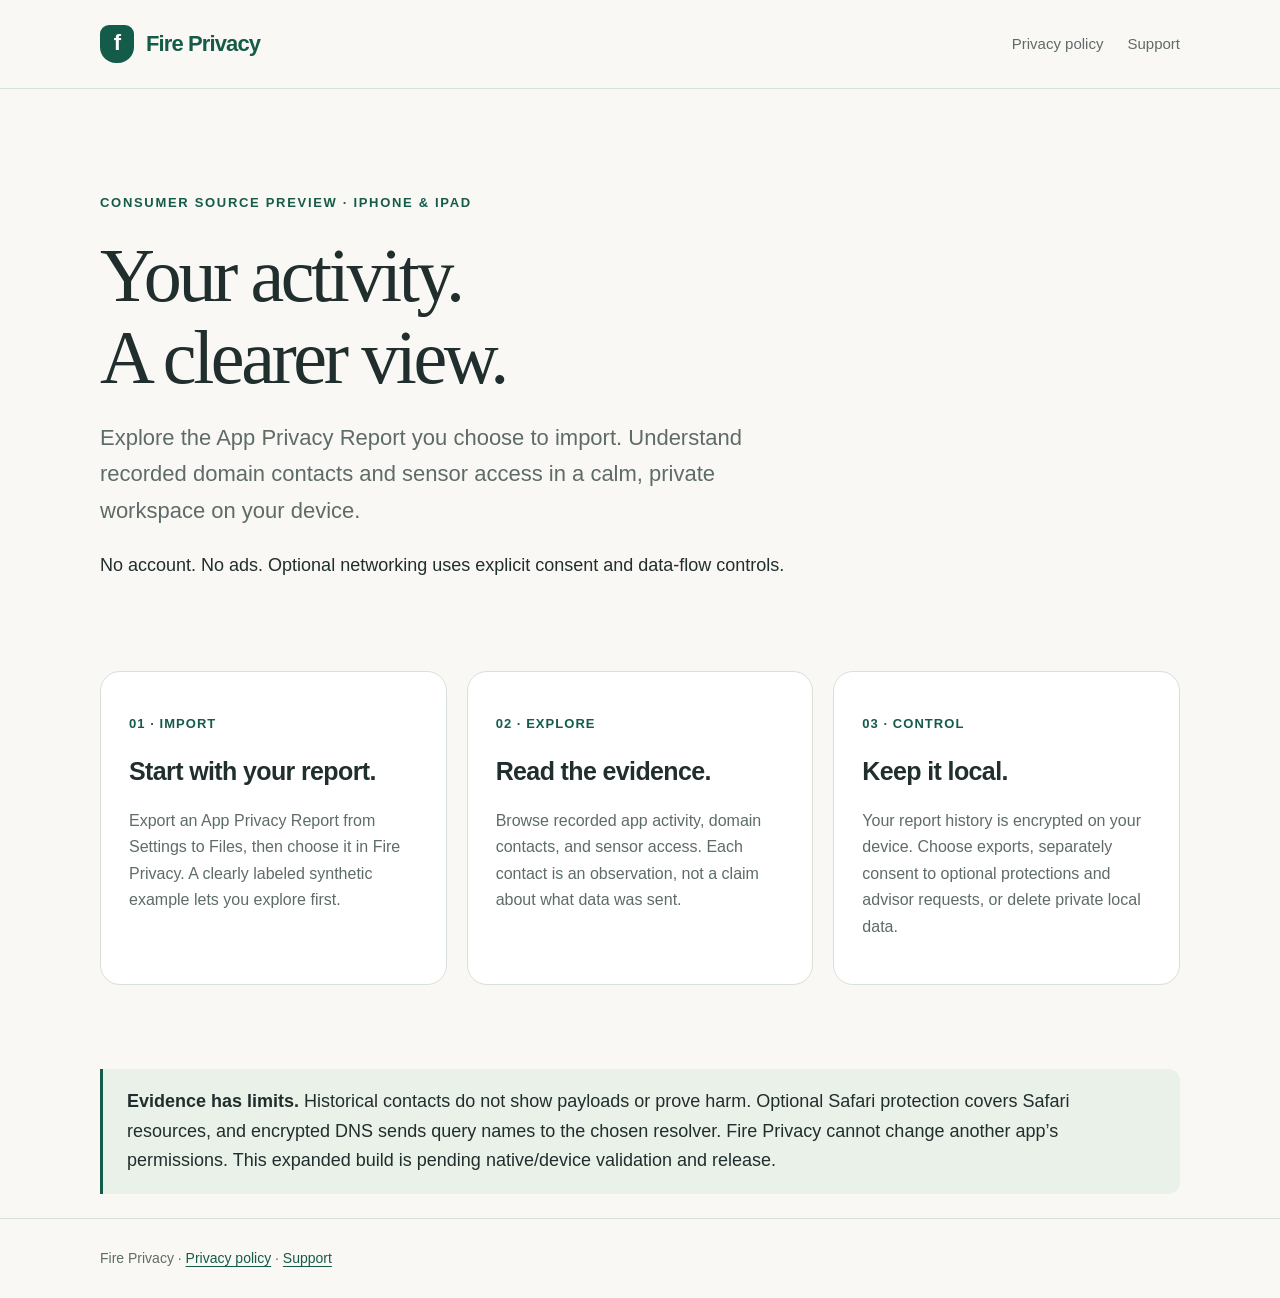
<file: index.html>
<!doctype html>
<html lang="en">
<head>
  <meta charset="utf-8">
  <meta name="viewport" content="width=device-width, initial-scale=1">
  <meta name="description" content="Fire Privacy organizes the App Privacy Report you choose to import, on your device.">
  <title>Fire Privacy — your report, easier to understand</title>
  <link rel="stylesheet" href="styles.css">
</head>
<body>
  <a class="skip" href="#main">Skip to content</a>
  <header><nav class="shell" aria-label="Main navigation">
    <a class="brand" href="index.html"><span class="mark" aria-hidden="true">f</span>Fire Privacy</a>
    <div class="links"><a href="privacy.html">Privacy policy</a><a href="support.html">Support</a></div>
  </nav></header>
  <main class="shell" id="main">
    <section class="hero" aria-labelledby="title">
      <p class="eyebrow">Consumer source preview · iPhone &amp; iPad</p>
      <h1 id="title">Your activity.<br>A clearer view.</h1>
      <p class="lede">Explore the App Privacy Report you choose to import. Understand recorded domain contacts and sensor access in a calm, private workspace on your device.</p>
      <p>No account. No ads. Optional networking uses explicit consent and data-flow controls.</p>
    </section>
    <section class="grid" aria-label="How Fire Privacy works">
      <article class="card"><p class="number">01 · IMPORT</p><h2>Start with your report.</h2><p>Export an App Privacy Report from Settings to Files, then choose it in Fire Privacy. A clearly labeled synthetic example lets you explore first.</p></article>
      <article class="card"><p class="number">02 · EXPLORE</p><h2>Read the evidence.</h2><p>Browse recorded app activity, domain contacts, and sensor access. Each contact is an observation, not a claim about what data was sent.</p></article>
      <article class="card"><p class="number">03 · CONTROL</p><h2>Keep it local.</h2><p>Your report history is encrypted on your device. Choose exports, separately consent to optional protections and advisor requests, or delete private local data.</p></article>
    </section>
    <aside class="note"><strong>Evidence has limits.</strong> Historical contacts do not show payloads or prove harm. Optional Safari protection covers Safari resources, and encrypted DNS sends query names to the chosen resolver. Fire Privacy cannot change another app’s permissions. This expanded build is pending native/device validation and release.</aside>
  </main>
  <footer><div class="shell">Fire Privacy · <a href="privacy.html">Privacy policy</a> · <a href="support.html">Support</a></div></footer>
</body>
</html>
</file>
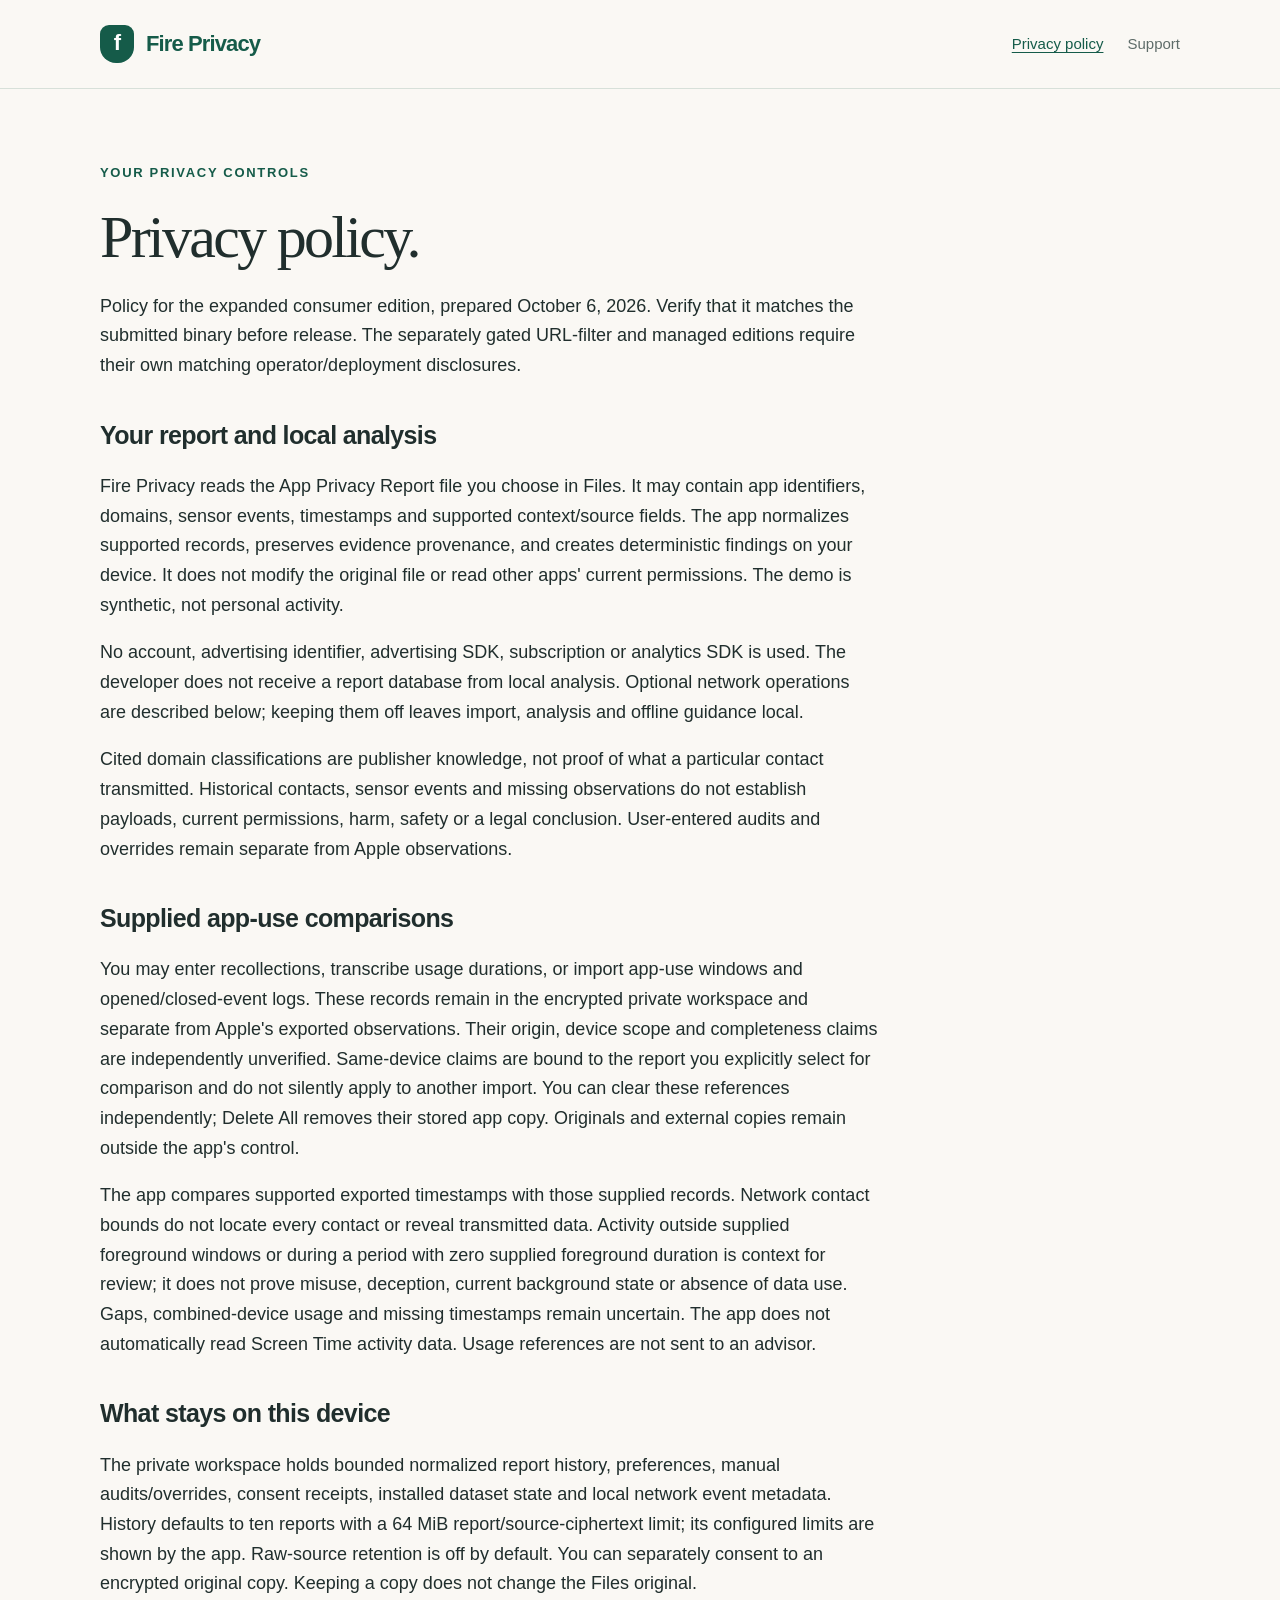
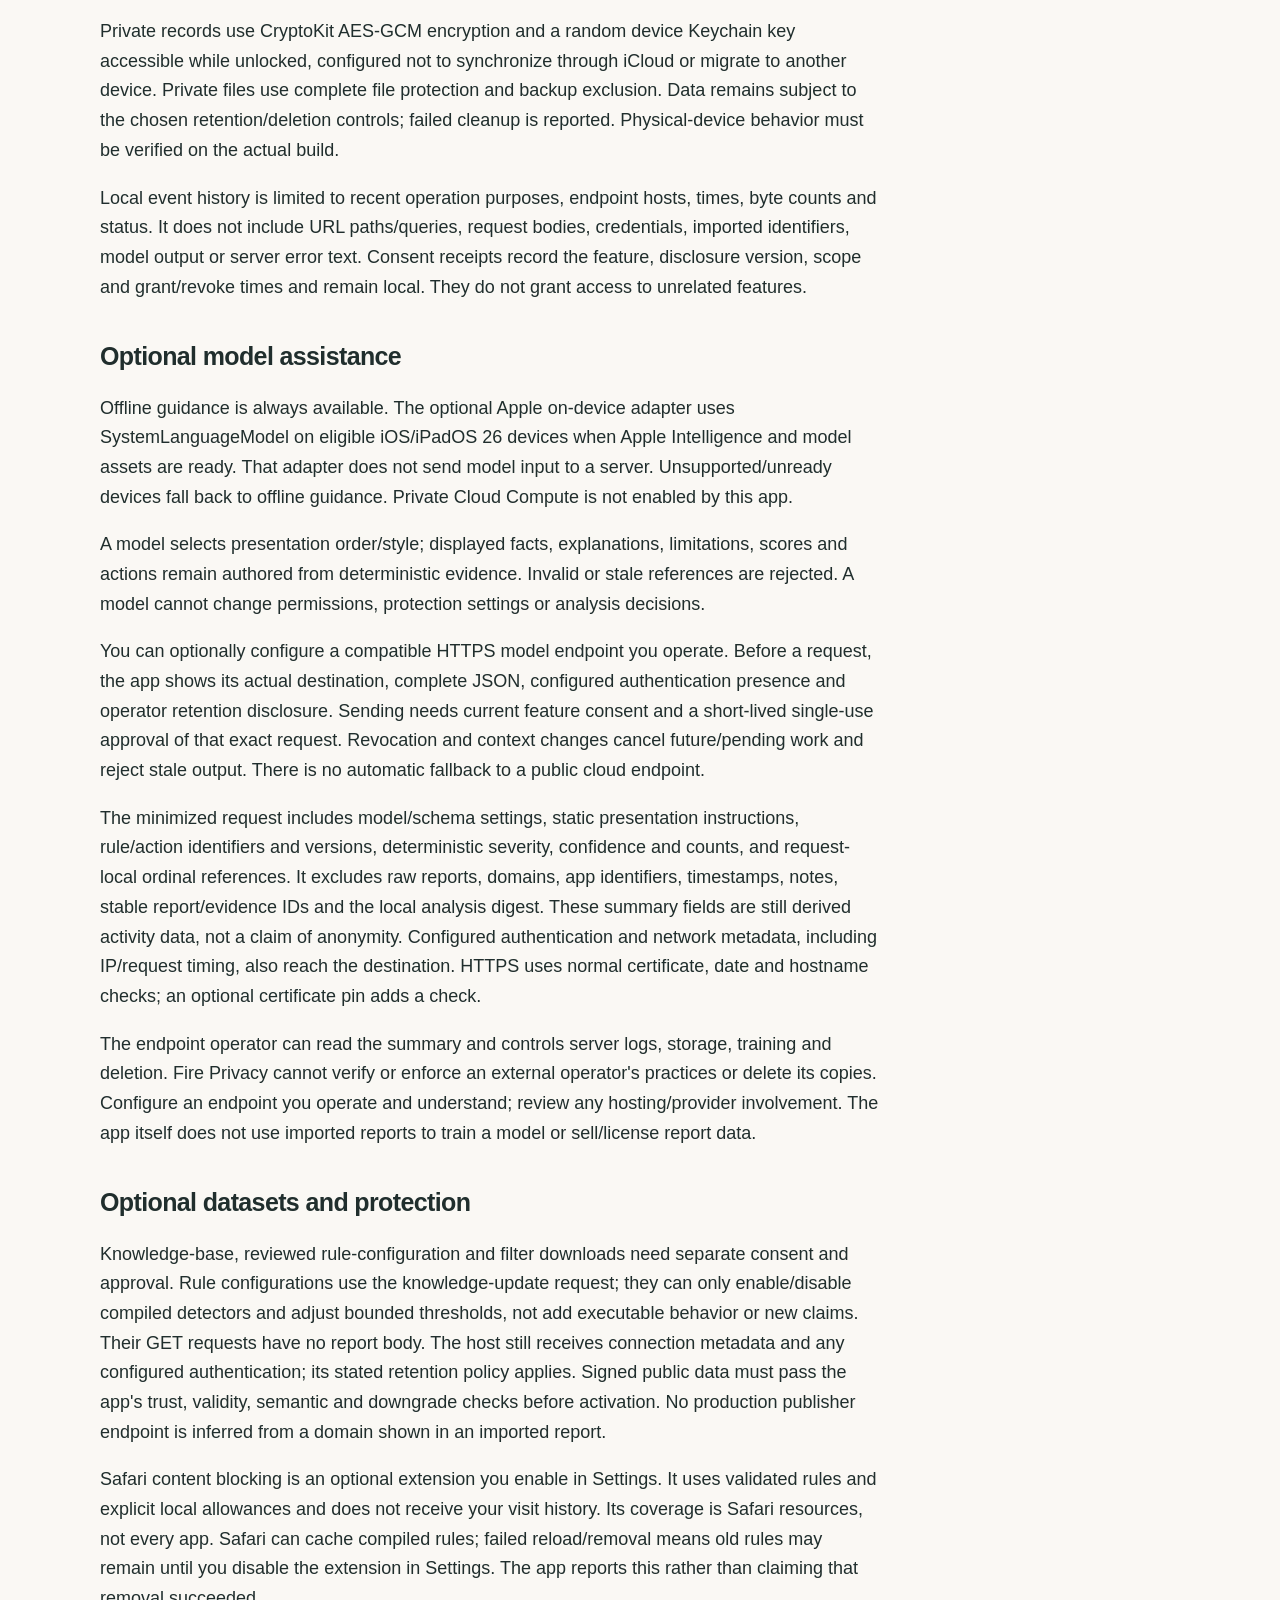
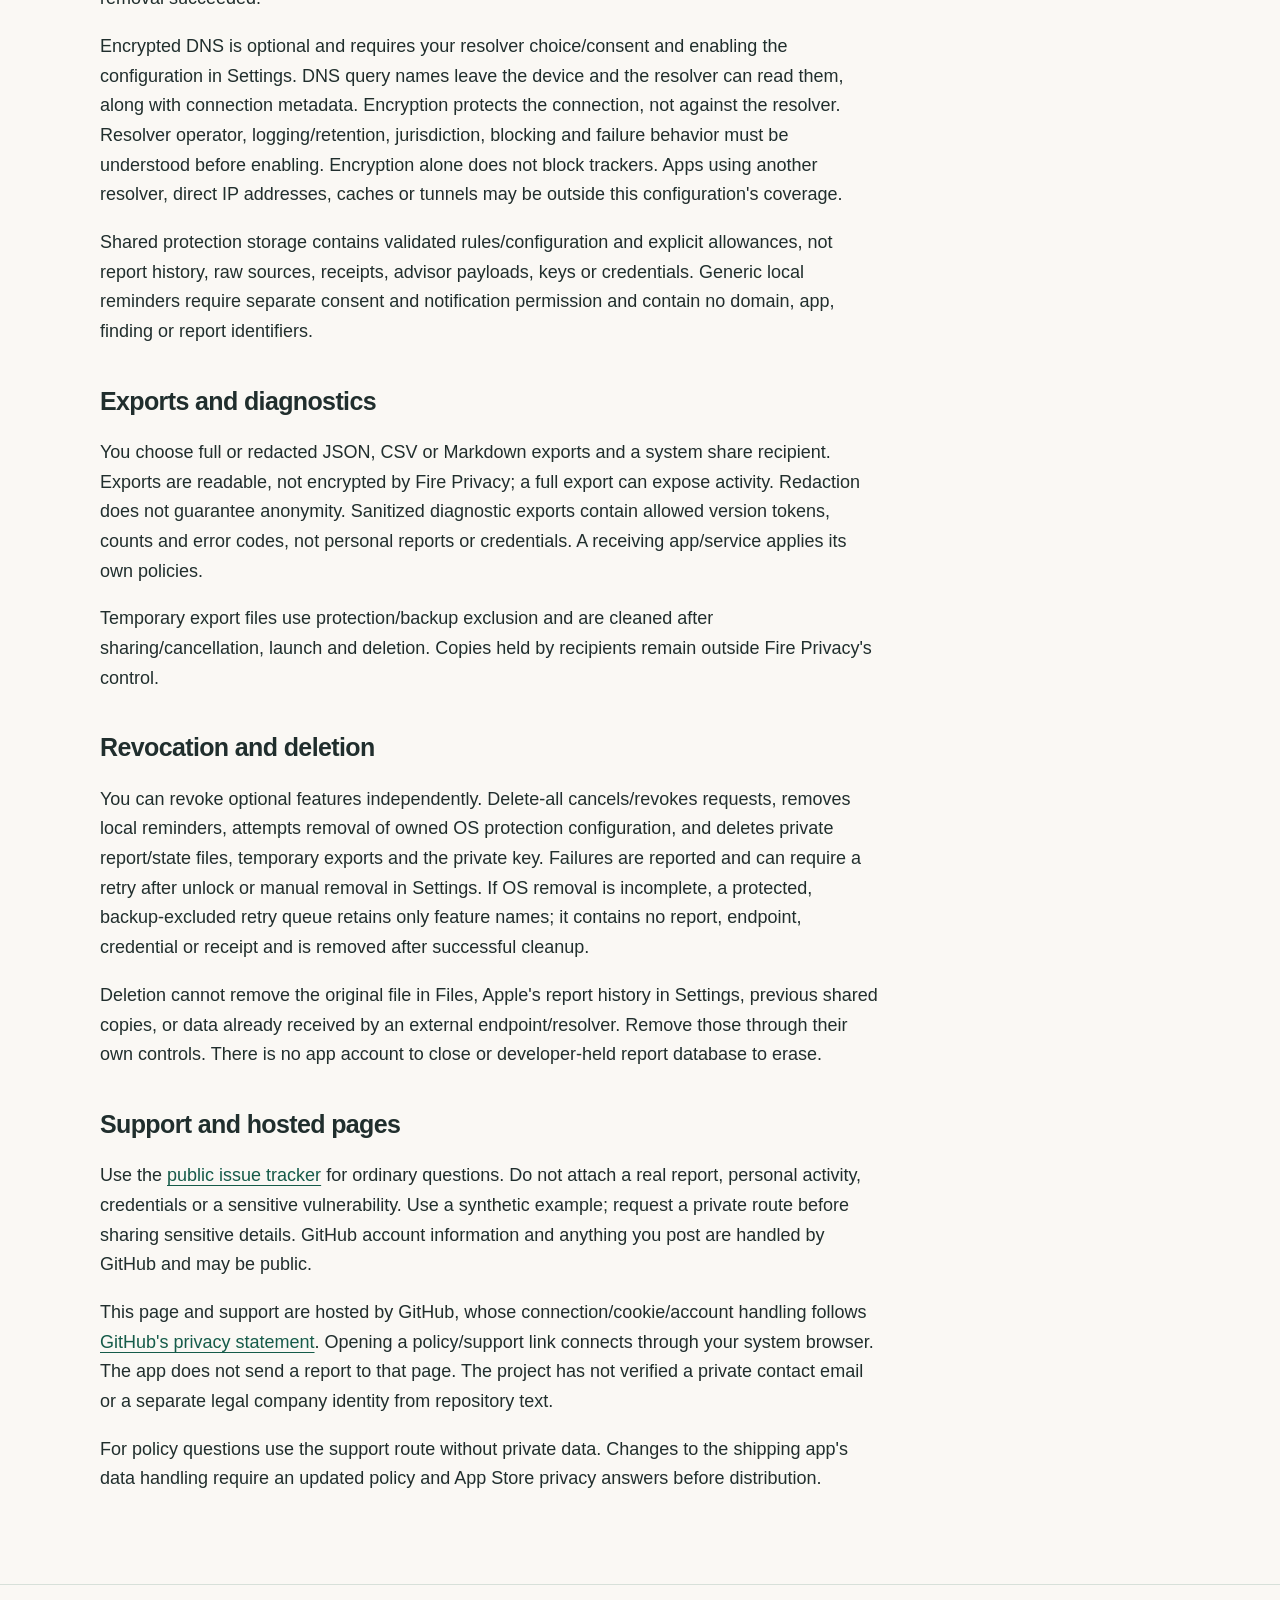
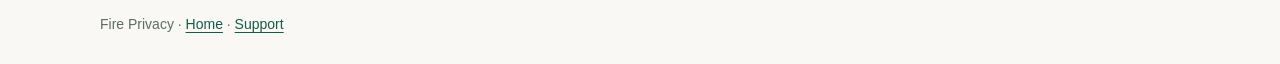
<file: privacy.html>
<!doctype html>
<html lang="en">
<head>
  <meta charset="utf-8">
  <meta name="viewport" content="width=device-width, initial-scale=1">
  <meta name="description" content="How Fire Privacy handles local reports, optional model and DNS traffic, sharing, and deletion.">
  <title>Privacy policy — Fire Privacy</title>
  <link rel="stylesheet" href="styles.css">
</head>
<body>
  <a class="skip" href="#main">Skip to content</a>
  <header><nav class="shell" aria-label="Main navigation">
    <a class="brand" href="index.html"><span class="mark" aria-hidden="true">f</span>Fire Privacy</a>
    <div class="links"><a href="privacy.html" aria-current="page">Privacy policy</a><a href="support.html">Support</a></div>
  </nav></header>
  <main class="shell" id="main"><article class="document">
    <p class="eyebrow">Your privacy controls</p>
    <h1>Privacy policy.</h1>
    <p>Policy for the expanded consumer edition, prepared October 6, 2026. Verify that it matches the submitted binary before release. The separately gated URL-filter and managed editions require their own matching operator/deployment disclosures.</p>
    <h2>Your report and local analysis</h2>
    <p>Fire Privacy reads the App Privacy Report file you choose in Files. It may contain app identifiers, domains, sensor events, timestamps and supported context/source fields. The app normalizes supported records, preserves evidence provenance, and creates deterministic findings on your device. It does not modify the original file or read other apps&#x27; current permissions. The demo is synthetic, not personal activity.</p>
    <p>No account, advertising identifier, advertising SDK, subscription or analytics SDK is used. The developer does not receive a report database from local analysis. Optional network operations are described below; keeping them off leaves import, analysis and offline guidance local.</p>
    <p>Cited domain classifications are publisher knowledge, not proof of what a particular contact transmitted. Historical contacts, sensor events and missing observations do not establish payloads, current permissions, harm, safety or a legal conclusion. User-entered audits and overrides remain separate from Apple observations.</p>
    <h2>Supplied app-use comparisons</h2>
    <p>You may enter recollections, transcribe usage durations, or import app-use windows and opened/closed-event logs. These records remain in the encrypted private workspace and separate from Apple&#x27;s exported observations. Their origin, device scope and completeness claims are independently unverified. Same-device claims are bound to the report you explicitly select for comparison and do not silently apply to another import. You can clear these references independently; Delete All removes their stored app copy. Originals and external copies remain outside the app&#x27;s control.</p>
    <p>The app compares supported exported timestamps with those supplied records. Network contact bounds do not locate every contact or reveal transmitted data. Activity outside supplied foreground windows or during a period with zero supplied foreground duration is context for review; it does not prove misuse, deception, current background state or absence of data use. Gaps, combined-device usage and missing timestamps remain uncertain. The app does not automatically read Screen Time activity data. Usage references are not sent to an advisor.</p>
    <h2>What stays on this device</h2>
    <p>The private workspace holds bounded normalized report history, preferences, manual audits/overrides, consent receipts, installed dataset state and local network event metadata. History defaults to ten reports with a 64 MiB report/source-ciphertext limit; its configured limits are shown by the app. Raw-source retention is off by default. You can separately consent to an encrypted original copy. Keeping a copy does not change the Files original.</p>
    <p>Private records use CryptoKit AES-GCM encryption and a random device Keychain key accessible while unlocked, configured not to synchronize through iCloud or migrate to another device. Private files use complete file protection and backup exclusion. Data remains subject to the chosen retention/deletion controls; failed cleanup is reported. Physical-device behavior must be verified on the actual build.</p>
    <p>Local event history is limited to recent operation purposes, endpoint hosts, times, byte counts and status. It does not include URL paths/queries, request bodies, credentials, imported identifiers, model output or server error text. Consent receipts record the feature, disclosure version, scope and grant/revoke times and remain local. They do not grant access to unrelated features.</p>
    <h2>Optional model assistance</h2>
    <p>Offline guidance is always available. The optional Apple on-device adapter uses SystemLanguageModel on eligible iOS/iPadOS 26 devices when Apple Intelligence and model assets are ready. That adapter does not send model input to a server. Unsupported/unready devices fall back to offline guidance. Private Cloud Compute is not enabled by this app.</p>
    <p>A model selects presentation order/style; displayed facts, explanations, limitations, scores and actions remain authored from deterministic evidence. Invalid or stale references are rejected. A model cannot change permissions, protection settings or analysis decisions.</p>
    <p>You can optionally configure a compatible HTTPS model endpoint you operate. Before a request, the app shows its actual destination, complete JSON, configured authentication presence and operator retention disclosure. Sending needs current feature consent and a short-lived single-use approval of that exact request. Revocation and context changes cancel future/pending work and reject stale output. There is no automatic fallback to a public cloud endpoint.</p>
    <p>The minimized request includes model/schema settings, static presentation instructions, rule/action identifiers and versions, deterministic severity, confidence and counts, and request-local ordinal references. It excludes raw reports, domains, app identifiers, timestamps, notes, stable report/evidence IDs and the local analysis digest. These summary fields are still derived activity data, not a claim of anonymity. Configured authentication and network metadata, including IP/request timing, also reach the destination. HTTPS uses normal certificate, date and hostname checks; an optional certificate pin adds a check.</p>
    <p>The endpoint operator can read the summary and controls server logs, storage, training and deletion. Fire Privacy cannot verify or enforce an external operator&#x27;s practices or delete its copies. Configure an endpoint you operate and understand; review any hosting/provider involvement. The app itself does not use imported reports to train a model or sell/license report data.</p>
    <h2>Optional datasets and protection</h2>
    <p>Knowledge-base, reviewed rule-configuration and filter downloads need separate consent and approval. Rule configurations use the knowledge-update request; they can only enable/disable compiled detectors and adjust bounded thresholds, not add executable behavior or new claims. Their GET requests have no report body. The host still receives connection metadata and any configured authentication; its stated retention policy applies. Signed public data must pass the app&#x27;s trust, validity, semantic and downgrade checks before activation. No production publisher endpoint is inferred from a domain shown in an imported report.</p>
    <p>Safari content blocking is an optional extension you enable in Settings. It uses validated rules and explicit local allowances and does not receive your visit history. Its coverage is Safari resources, not every app. Safari can cache compiled rules; failed reload/removal means old rules may remain until you disable the extension in Settings. The app reports this rather than claiming that removal succeeded.</p>
    <p>Encrypted DNS is optional and requires your resolver choice/consent and enabling the configuration in Settings. DNS query names leave the device and the resolver can read them, along with connection metadata. Encryption protects the connection, not against the resolver. Resolver operator, logging/retention, jurisdiction, blocking and failure behavior must be understood before enabling. Encryption alone does not block trackers. Apps using another resolver, direct IP addresses, caches or tunnels may be outside this configuration&#x27;s coverage.</p>
    <p>Shared protection storage contains validated rules/configuration and explicit allowances, not report history, raw sources, receipts, advisor payloads, keys or credentials. Generic local reminders require separate consent and notification permission and contain no domain, app, finding or report identifiers.</p>
    <h2>Exports and diagnostics</h2>
    <p>You choose full or redacted JSON, CSV or Markdown exports and a system share recipient. Exports are readable, not encrypted by Fire Privacy; a full export can expose activity. Redaction does not guarantee anonymity. Sanitized diagnostic exports contain allowed version tokens, counts and error codes, not personal reports or credentials. A receiving app/service applies its own policies.</p>
    <p>Temporary export files use protection/backup exclusion and are cleaned after sharing/cancellation, launch and deletion. Copies held by recipients remain outside Fire Privacy&#x27;s control.</p>
    <h2>Revocation and deletion</h2>
    <p>You can revoke optional features independently. Delete-all cancels/revokes requests, removes local reminders, attempts removal of owned OS protection configuration, and deletes private report/state files, temporary exports and the private key. Failures are reported and can require a retry after unlock or manual removal in Settings. If OS removal is incomplete, a protected, backup-excluded retry queue retains only feature names; it contains no report, endpoint, credential or receipt and is removed after successful cleanup.</p>
    <p>Deletion cannot remove the original file in Files, Apple&#x27;s report history in Settings, previous shared copies, or data already received by an external endpoint/resolver. Remove those through their own controls. There is no app account to close or developer-held report database to erase.</p>
    <h2>Support and hosted pages</h2>
    <p>Use the <a href="https://github.com/Ununp3ntium115/FirePrivacy/issues">public issue tracker</a> for ordinary questions. Do not attach a real report, personal activity, credentials or a sensitive vulnerability. Use a synthetic example; request a private route before sharing sensitive details. GitHub account information and anything you post are handled by GitHub and may be public.</p>
    <p>This page and support are hosted by GitHub, whose connection/cookie/account handling follows <a href="https://docs.github.com/en/site-policy/privacy-policies/github-general-privacy-statement">GitHub&#x27;s privacy statement</a>. Opening a policy/support link connects through your system browser. The app does not send a report to that page. The project has not verified a private contact email or a separate legal company identity from repository text.</p>
    <p>For policy questions use the support route without private data. Changes to the shipping app&#x27;s data handling require an updated policy and App Store privacy answers before distribution.</p>
  </article></main>
  <footer><div class="shell">Fire Privacy · <a href="index.html">Home</a> · <a href="support.html">Support</a></div></footer>
</body>
</html>
</file>
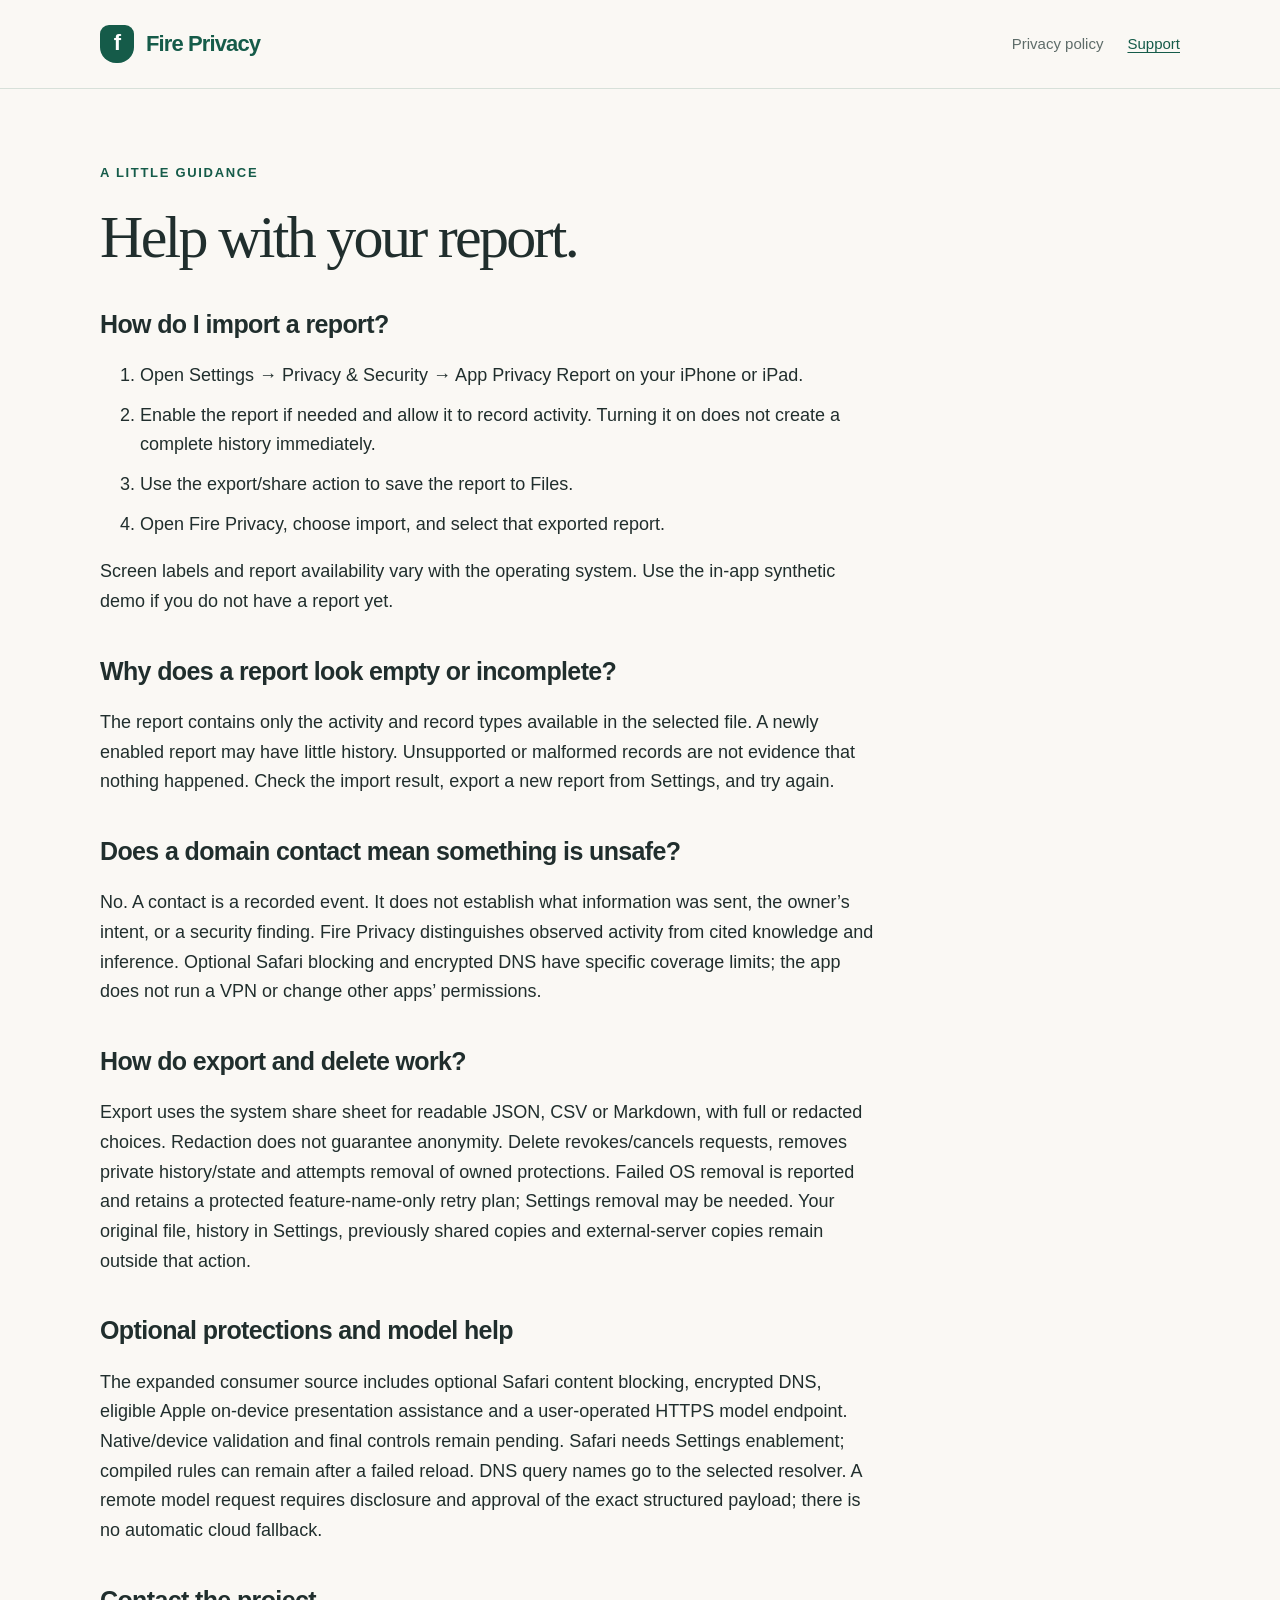
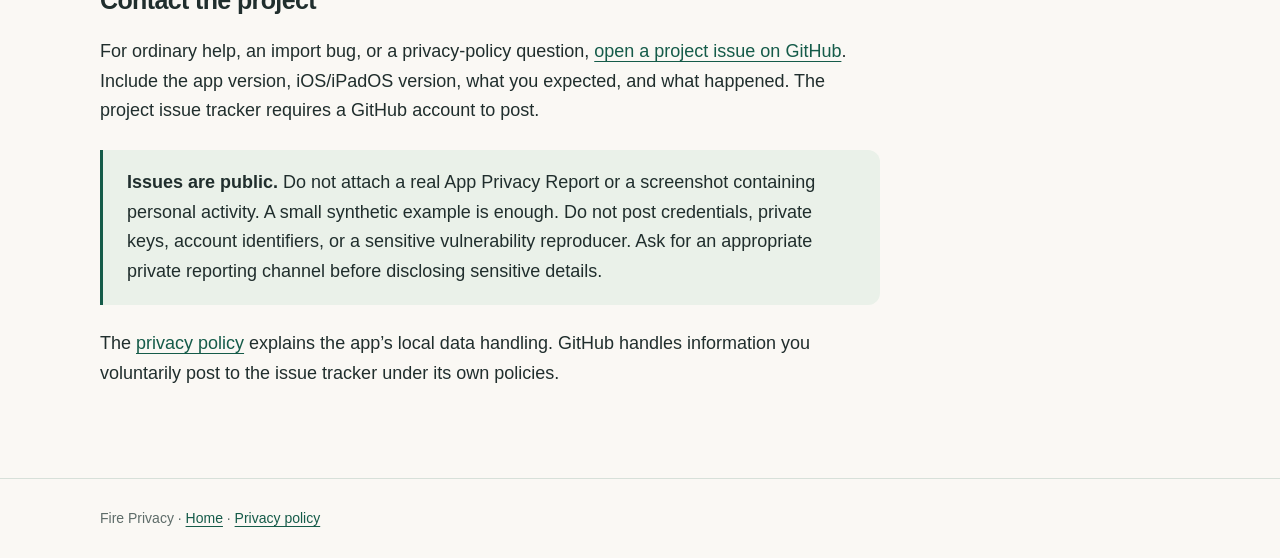
<file: support.html>
<!doctype html>
<html lang="en">
<head>
  <meta charset="utf-8">
  <meta name="viewport" content="width=device-width, initial-scale=1">
  <meta name="description" content="Import, export, deletion, and support help for the Fire Privacy local report app.">
  <title>Support — Fire Privacy</title>
  <link rel="stylesheet" href="styles.css">
</head>
<body>
  <a class="skip" href="#main">Skip to content</a>
  <header><nav class="shell" aria-label="Main navigation">
    <a class="brand" href="index.html"><span class="mark" aria-hidden="true">f</span>Fire Privacy</a>
    <div class="links"><a href="privacy.html">Privacy policy</a><a href="support.html" aria-current="page">Support</a></div>
  </nav></header>
  <main class="shell" id="main"><article class="document">
    <p class="eyebrow">A little guidance</p>
    <h1>Help with your report.</h1>
    <h2>How do I import a report?</h2>
    <ol><li>Open Settings → Privacy &amp; Security → App Privacy Report on your iPhone or iPad.</li><li>Enable the report if needed and allow it to record activity. Turning it on does not create a complete history immediately.</li><li>Use the export/share action to save the report to Files.</li><li>Open Fire Privacy, choose import, and select that exported report.</li></ol>
    <p>Screen labels and report availability vary with the operating system. Use the in-app synthetic demo if you do not have a report yet.</p>

    <h2>Why does a report look empty or incomplete?</h2>
    <p>The report contains only the activity and record types available in the selected file. A newly enabled report may have little history. Unsupported or malformed records are not evidence that nothing happened. Check the import result, export a new report from Settings, and try again.</p>

    <h2>Does a domain contact mean something is unsafe?</h2>
    <p>No. A contact is a recorded event. It does not establish what information was sent, the owner’s intent, or a security finding. Fire Privacy distinguishes observed activity from cited knowledge and inference. Optional Safari blocking and encrypted DNS have specific coverage limits; the app does not run a VPN or change other apps’ permissions.</p>

    <h2>How do export and delete work?</h2>
    <p>Export uses the system share sheet for readable JSON, CSV or Markdown, with full or redacted choices. Redaction does not guarantee anonymity. Delete revokes/cancels requests, removes private history/state and attempts removal of owned protections. Failed OS removal is reported and retains a protected feature-name-only retry plan; Settings removal may be needed. Your original file, history in Settings, previously shared copies and external-server copies remain outside that action.</p>

    <h2>Optional protections and model help</h2>
    <p>The expanded consumer source includes optional Safari content blocking, encrypted DNS, eligible Apple on-device presentation assistance and a user-operated HTTPS model endpoint. Native/device validation and final controls remain pending. Safari needs Settings enablement; compiled rules can remain after a failed reload. DNS query names go to the selected resolver. A remote model request requires disclosure and approval of the exact structured payload; there is no automatic cloud fallback.</p>

    <h2>Contact the project</h2>
    <p>For ordinary help, an import bug, or a privacy-policy question, <a href="https://github.com/Ununp3ntium115/FirePrivacy/issues" rel="noreferrer">open a project issue on GitHub</a>. Include the app version, iOS/iPadOS version, what you expected, and what happened. The project issue tracker requires a GitHub account to post.</p>
    <aside class="note"><strong>Issues are public.</strong> Do not attach a real App Privacy Report or a screenshot containing personal activity. A small synthetic example is enough. Do not post credentials, private keys, account identifiers, or a sensitive vulnerability reproducer. Ask for an appropriate private reporting channel before disclosing sensitive details.</aside>
    <p>The <a href="privacy.html">privacy policy</a> explains the app’s local data handling. GitHub handles information you voluntarily post to the issue tracker under its own policies.</p>
  </article></main>
  <footer><div class="shell">Fire Privacy · <a href="index.html">Home</a> · <a href="privacy.html">Privacy policy</a></div></footer>
</body>
</html>
</file>
<file: styles.css>
:root { color-scheme: light; --paper: #faf8f4; --ink: #202e2d; --muted: #5e6c69; --line: #d7e0d9; --accent: #155b49; --soft: #eaf1e9; }
* { box-sizing: border-box; }
body { margin: 0; background: var(--paper); color: var(--ink); font-family: -apple-system, BlinkMacSystemFont, "Segoe UI", sans-serif; font-size: 18px; line-height: 1.65; }
a { color: var(--accent); text-underline-offset: .2em; }
a:hover { text-decoration-thickness: .15em; }
a:focus-visible, button:focus-visible { outline: 3px solid var(--accent); outline-offset: 5px; border-radius: 4px; }
.shell { width: min(1080px, calc(100% - 48px)); margin: 0 auto; }
header { border-bottom: 1px solid var(--line); }
nav { display: flex; gap: 24px; justify-content: space-between; align-items: center; min-height: 88px; flex-wrap: wrap; }
.brand { text-decoration: none; font-weight: 700; font-size: 22px; letter-spacing: -.04em; display: flex; gap: 12px; align-items: center; }
.mark { background: var(--accent); color: #fff; width: 34px; height: 38px; border-radius: 9px 9px 16px 16px; text-align: center; font-size: 22px; line-height: 36px; }
.links { display: flex; gap: 24px; flex-wrap: wrap; font-size: 15px; }
.links a { color: var(--muted); text-decoration: none; }
.links a[aria-current="page"] { color: var(--accent); text-decoration: underline; }
.hero { padding: 90px 0 72px; max-width: 800px; }
.eyebrow { text-transform: uppercase; color: var(--accent); letter-spacing: .13em; font-size: 13px; font-weight: 700; }
h1 { font-family: Georgia, "Times New Roman", serif; font-weight: 500; font-size: clamp(40px, 7vw, 76px); line-height: 1.07; letter-spacing: -.045em; margin: 22px 0; }
.lede { color: var(--muted); font-size: 22px; max-width: 680px; }
.grid { display: grid; grid-template-columns: repeat(3, 1fr); gap: 20px; padding-bottom: 60px; }
.card { padding: 28px; background: #fff; border: 1px solid var(--line); border-radius: 20px; }
.card .number { color: var(--accent); font-size: 13px; letter-spacing: .08em; font-weight: 600; }
h2 { font-size: 25px; line-height: 1.3; letter-spacing: -.025em; }
h3 { font-size: 20px; }
.card p { color: var(--muted); font-size: 16px; }
.note { border-left: 3px solid var(--accent); padding: 18px 24px; background: var(--soft); border-radius: 0 12px 12px 0; margin: 24px 0; }
.document { max-width: 780px; padding: 60px 0 72px; }
.document h1 { font-size: clamp(40px, 5vw, 60px); }
.document h2 { margin-top: 38px; }
.document li { margin: 10px 0; }
.date { font-size: 14px; color: var(--muted); }
footer { border-top: 1px solid var(--line); padding: 28px 0; color: var(--muted); font-size: 14px; }
.skip { position: absolute; left: 16px; top: -100px; padding: 10px; background: var(--paper); z-index: 2; }
.skip:focus { top: 10px; }
@media (max-width: 720px) { .shell { width: min(1080px, calc(100% - 32px)); } nav { padding: 20px 0; gap: 18px; } .hero { padding: 56px 0 40px; } .lede { font-size: 19px; } .grid { grid-template-columns: 1fr; } .document { padding-top: 38px; } }
@media (prefers-color-scheme: dark) { :root { color-scheme: dark; --paper: #131e1b; --ink: #edf4ed; --muted: #b0c1b6; --line: #3c4e44; --accent: #a8d9bc; --soft: #21352b; } .card { background: #1a2821; } .mark { background: #a8d9bc; color: #153427; } }
@media (prefers-reduced-motion: reduce) { *, *::before, *::after { animation: none !important; transition: none !important; scroll-behavior: auto !important; } }
</file>
